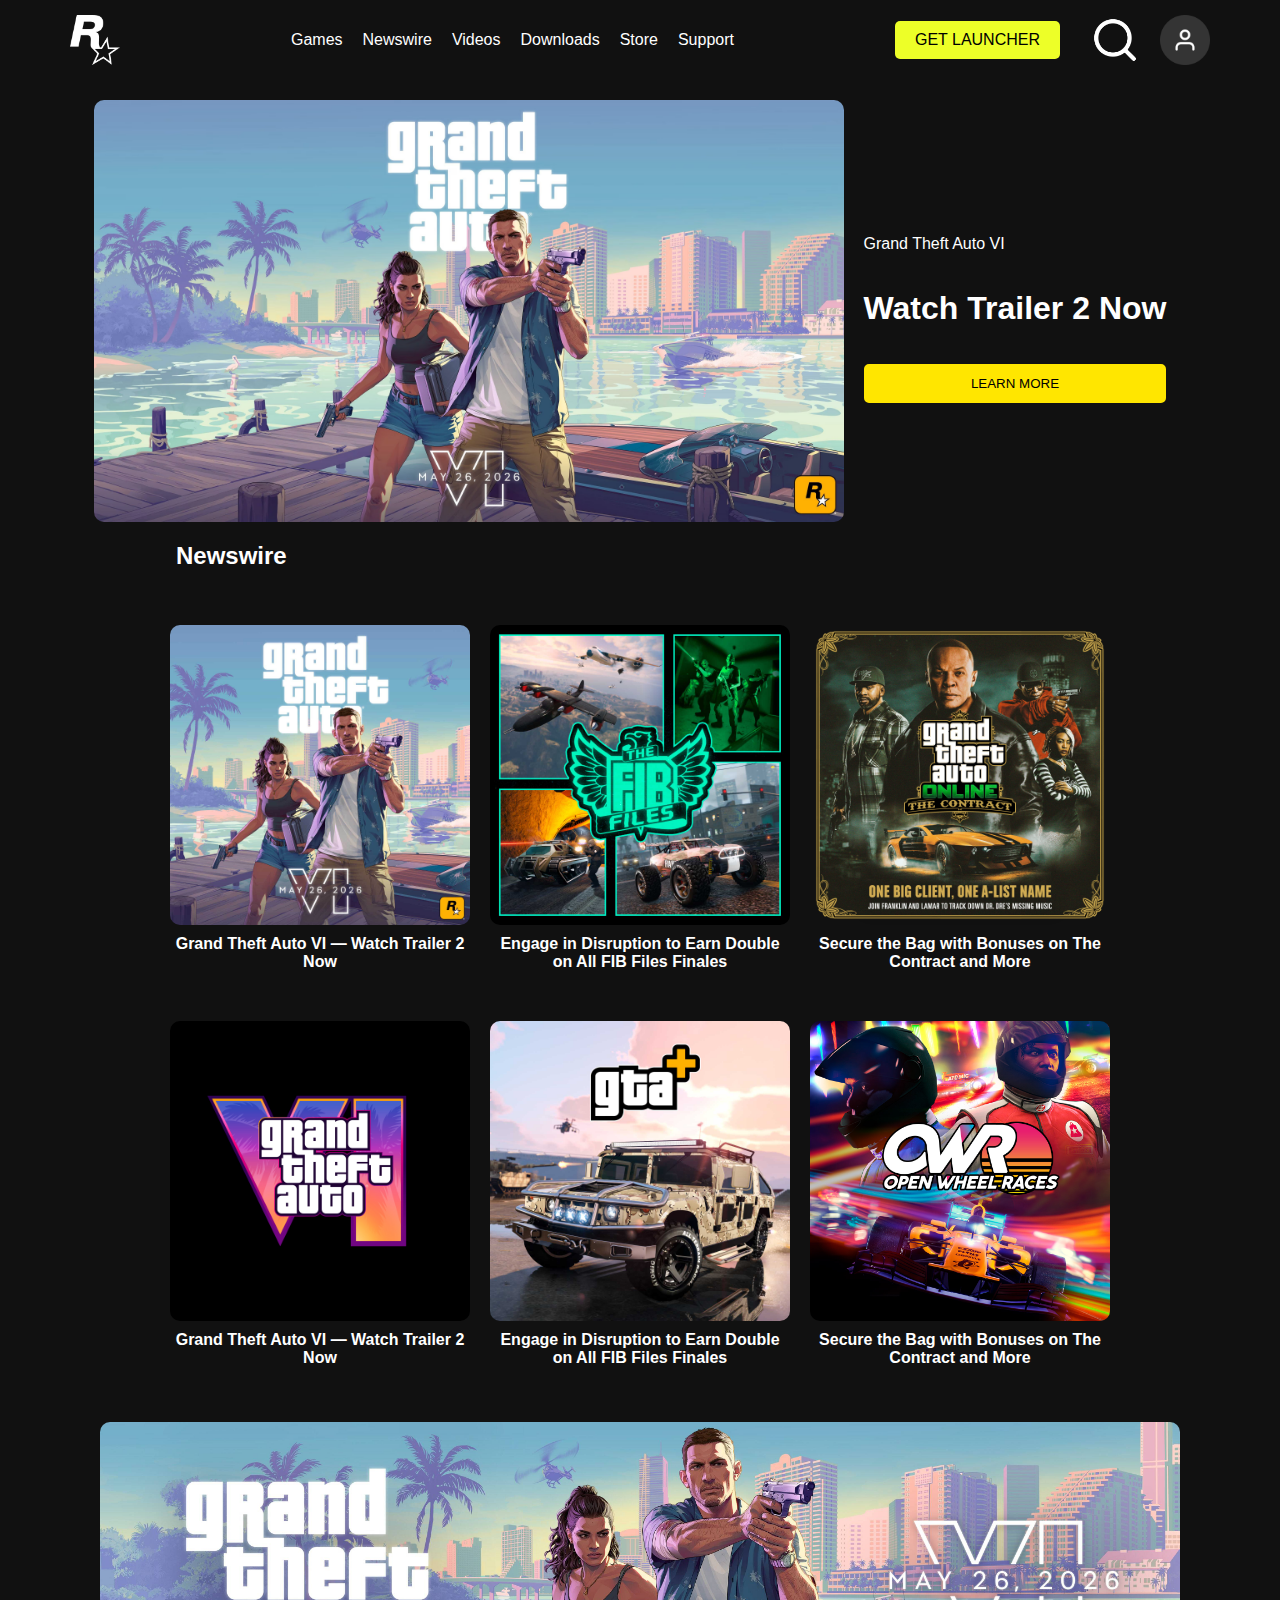
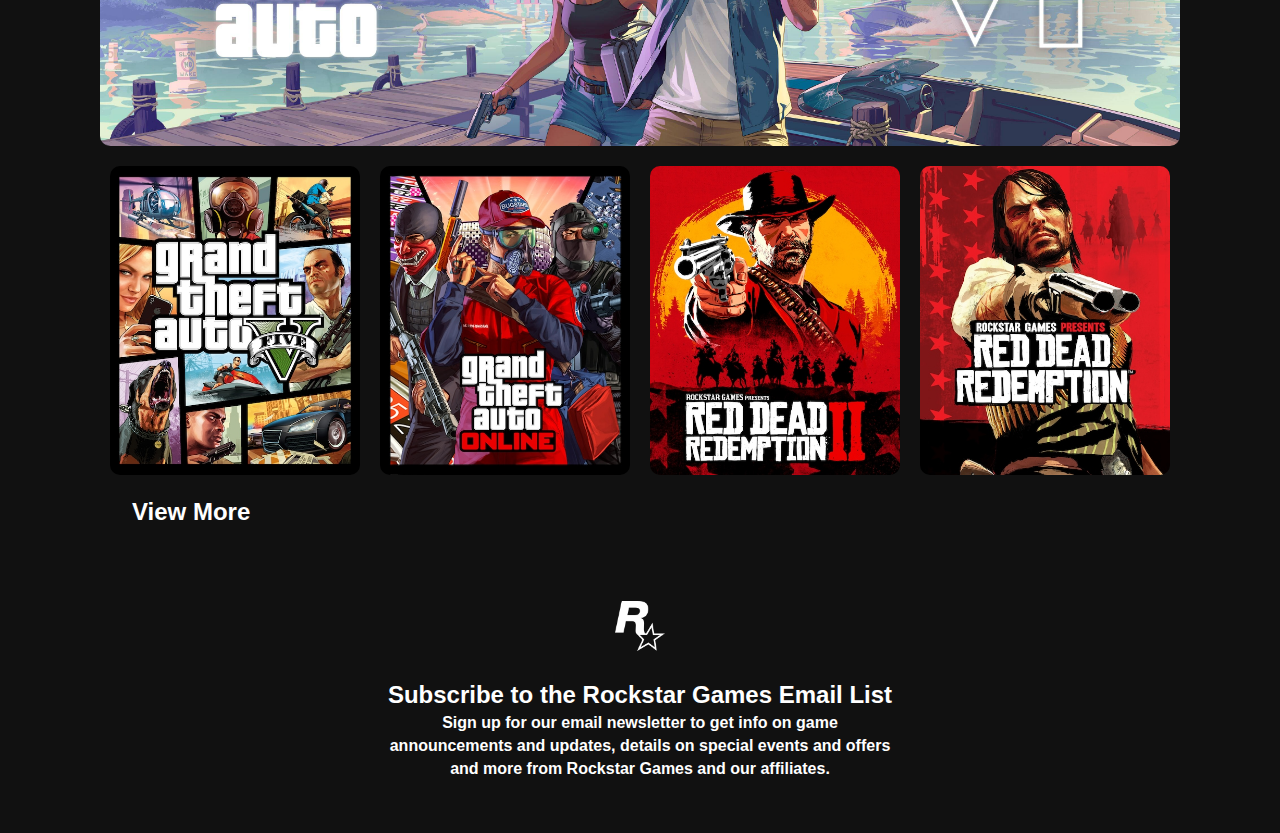
<file: index.html>
<!DOCTYPE html>
<html lang="uk">
<head>
    <meta charset="UTF-8">
    <meta name="viewport" content="width=device-width, initial-scale=1.0">
    <meta name="description" content="Офіційний сайт Rockstar Games: ігри, новини, відео, завантаження та підтримка.">
    <meta name="keywords" content="Rockstar Games, GTA, Grand Theft Auto, ігри, новини, відео, завантаження, підтримка">
    <meta name="author" content="Your Name or Rockstar Games">
    <title>Rockstar Games - Головна Сторінка</title>
    <link rel="stylesheet" href="css.css">
    </head>

<body>
    <header class="main-header">
        <nav class="glav-logo">
            <div class="logo1">
            
                    <img src="ing/c46845952588bf44125a37117d4da32c.png" alt="Rockstar Games Logo" width="50" height="50">
                
            </div>
            <div class="logo-nav">
                <div>Games</div>
                <div>Newswire</div>
                <div>Videos</div>
                <div>Downloads</div>
                <div>Store</div>
                <div>Support</div>
            </div>
            <div class="get">GET LAUNCHER</div>
            <div class="search">
                <img src="ing/902006563577748c7d58ac9c2bf5e6df.png" width="50" height="50" alt="Search">
            </div>
            <div class="user">
                <img src="ing/a29e26aa160e7be7e845708c335b3c39.png" width="50" height="50" alt="User">
            </div>
        </nav>
    
        <section class="global-banner">
            <div class="banner">
                <img src="ing/global.png" width="750" height="420" alt="GTA 6 Banner">
            </div>
            <div class="banner1">
                <p>Grand Theft Auto VI</p>
                <h1>Watch Trailer 2 Now</h1>
                <button onclick="alert('tralaleo tralala')" class="LEARN">LEARN MORE</button>
            </div>
        </section>

        <main>
            <section id="newswire" class="newswire-section">
                <h2 class="text1">Newswire</h2>
                <div class="banner2"> 
                    <article class="banner21">
                        <div class="news-item">
                            <a href="#">
                                <img src="ing/acc797c96579836fedbe314a37856a0761cdc687.jpg" alt="Grand Theft Auto VI — Watch Trailer 2 Now">
                            </a>
                            <span>Grand Theft Auto VI — Watch Trailer 2 Now</span>
                        </div>
                        <div class="news-item">
                            <a href="#">
                                <img src="ing/7a6b3cbcb2f2ab5ed8091ec9e68b168706c10163.jpg" alt="Engage in Disruption to Earn Double on All FIB Files Finales">
                            </a>
                            <span>Engage in Disruption to Earn Double on All FIB Files Finales</span>
                        </div>
                        <div class="news-item">
                            <a href="#">
                                <img src="ing/40f2207dfb5bd84467dccda681d7407e39f92cb5.png" alt="Secure the Bag with Bonuses on The Contract and More">
                            </a>
                            <span>Secure the Bag with Bonuses on The Contract and More</span>
                        </div>
                    </article>
                    <article class="banner20">
                        <div class="news-item">
                            <a href="#">
                                <img src="ing/28adaa493f961314c53c682fecb0cae7aa0f70ba.jpg" alt="Grand Theft Auto VI — Watch Trailer 2 Now">
                            </a>
                            <span>Grand Theft Auto VI — Watch Trailer 2 Now</span>
                        </div>
                        <div class="news-item">
                            <a href="#">
                                <img src="ing/175c94955e0322c2fa672a15c1a3ccbdaa268f91.jpg" alt="Engage in Disruption to Earn Double on All FIB Files Finales">
                            </a>
                            <span>Engage in Disruption to Earn Double on All FIB Files Finales</span>
                        </div>
                        <div class="news-item">
                            <a href="#">
                                <img src="ing/12484736c2f458c8f4573a1788963a6b3b9e80bc.jpg" alt="Secure the Bag with Bonuses on The Contract and More">
                            </a>
                            <span>Secure the Bag with Bonuses on The Contract and More</span>
                        </div>
                    </article>
                </div>
            </section>

            <section class="game-showcase">
                <div class="main-game-image">
                    <img src="ing/372e91ece1e13eda3ec63d6dfc06f7ce.jpg" alt="Main Game Image">
                </div>
                <div class="banner31">
                    <div class="game-thumbnails">
                        <a href="#">
                            <img src="ing/ccac790d960f612fa0746c78b8052926.jpg" width="250px" height="350px" alt="Game Thumbnail 1">
                        </a>
                        <a href="#">
                            <img src="ing/5dc0952c9e5beba577aeffe0289478bd.jpg" width="250px" height="350px" alt="Game Thumbnail 2">
                        </a>
                        <a href="#">
                            <img src="ing/082b847bcab37655faf903149f80f1e4.jpg" width="250px" height="350px" alt="Game Thumbnail 3">
                        </a>
                        <a href="#">
                            <img src="ing/5aa471f90eaff248e0fbef79400cbbf3.jpg" width="250px" height="350px" alt="Game Thumbnail 4">
                        </a>
                    </div>
                </div>
            </section>
        </main>

        <footer class="site-footer">
            <h2 class="text2">View More</h2>
            <div class="subscribe-section">
                <div class="logo21">
                    <img src="ing/c46845952588bf44125a37117d4da32c.png" width="50px" height="50px" alt="Rockstar Games Logo">
                </div>
                <div class="subscribe-text">
                    <h2>Subscribe to the Rockstar Games Email List</h2>
                    <h4>Sign up for our email newsletter to get info on game</h4>
                    <h4>announcements and updates, details on special events and offers</h4>
                    <h4>and more from Rockstar Games and our affiliates.</h4>
                </div>
            </div>
        </footer>
    </header>
</body>
</html>
</file>
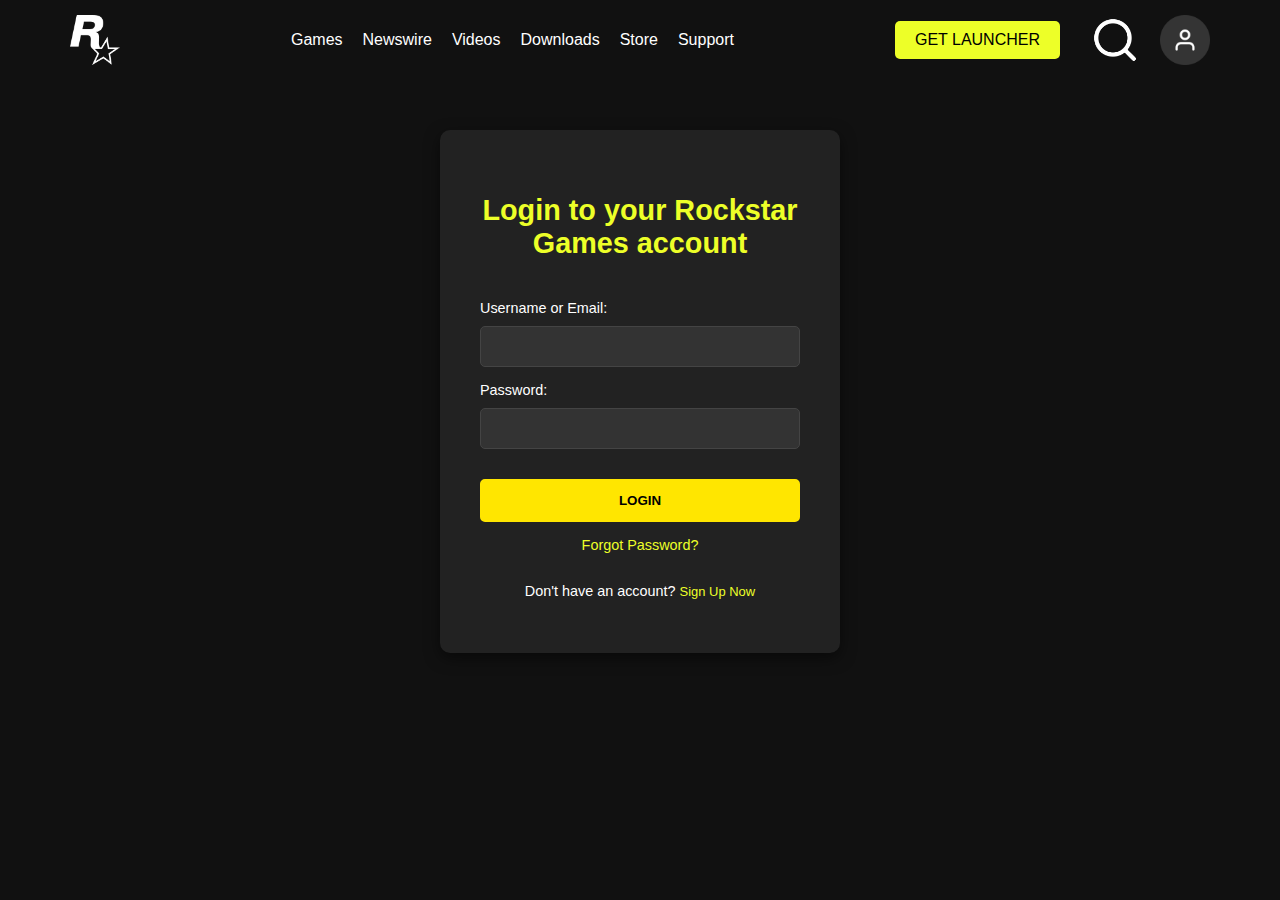
<file: login.html>
<!DOCTYPE html>
<html lang="uk">
<head>
    <meta charset="UTF-8">
    <meta name="viewport" content="width=device-width, initial-scale=1.0">
    <meta name="description" content="Сторінка авторизації для доступу до облікового запису Rockstar Games.">
    <meta name="keywords" content="Rockstar Games, авторизація, вхід, логін, обліковий запис">
    <meta name="author" content="Your Name or Rockstar Games">
    <title>Rockstar Games - Вхід</title>
    <link rel="stylesheet" href="css.css"> <link rel="stylesheet" href="login.css"> </head>
<body>
    <header class="main-header">
        <nav class="glav-logo">
            <div class="logo1">
                <img src="ing/c46845952588bf44125a37117d4da32c.png" alt="Rockstar Games Logo" width="50" height="50">
                
            </div>
            <div class="logo-nav">
                <div>Games</div>
                <div>Newswire</div>
                <div>Videos</div>
                <div>Downloads</div>
                <div>Store</div>
                <div>Support</div>
            </div>
            <div class="get">GET LAUNCHER</div>
            <div class="search">
                <img src="ing/902006563577748c7d58ac9c2bf5e6df.png" width="50" height="50" alt="Search">
            </div>
            <div class="user">
                <img src="ing/a29e26aa160e7be7e845708c335b3c39.png" width="50" height="50" alt="User">
            </div>
        </nav>
    </header>

    <main class="login-modal">
        <form class="login-form" onsubmit="return handleLogin(event)">
            <h2>Login to your Rockstar Games account</h2>
            <label for="username">Username or Email:</label>
            <input type="text" id="username" name="username" required>
            
            <label for="password">Password:</label>
            <input type="password" id="password" name="password" required>
            
            <button type="submit" class="LEARN">Login</button> <a href="#" class="forgot-password">Forgot Password?</a>
            <p class="signup-text">Don't have an account? <a href="#" class="signup-link">Sign Up Now</a></p>
        </form>
    </main>

    <script>
        function handleLogin(event) {
            event.preventDefault(); 
            alert('Login attempt!'); 
            return false; 
        }
    </script>
</body>
</html>
</file>
<file: css.css>
body {
  margin: 0;
  font-family: Arial, sans-serif;
  background-color: #111;
  color: white;
  display: flex;
  justify-content: center;
}

.main-header {
  display: flex;
  flex-direction: column;
  align-items: center;
  width: 100%;
  max-width: 1200px;
  margin: 0 auto;
}

.glav-logo {
  display: flex;
  align-items: center;
  justify-content: space-between;
  width: 100%;
  padding: 10px 20px;
  box-sizing: border-box;
  flex-wrap: wrap;
}

.logo1 img,
.search img,
.user img {
  display: block;
  padding: 5px 10px;
}

.logo-nav {
  display: flex;
  gap: 20px;
  justify-content: center;
  flex-grow: 1;
  flex-wrap: wrap;
}

.get {
  margin-left: auto;
  margin-right: 20px;
  cursor: pointer;
  background-color: #edff28;
  color: #000;
  padding: 10px 20px;
  border-radius: 5px;
}

/* Баннер */
.global-banner {
  margin-top: 20px;
  display: flex;
  justify-content: center;
  width: 100%;
  padding: 0 10px;
  box-sizing: border-box;
}

.banner img {
  max-width: 100%;
  height: auto;
  border-radius: 10px;
  display: block;
}

.banner1 {
  display: flex;
  justify-content: center;
  flex-direction: column;
  border-radius: 10px;
  padding: 10px 20px;
}

.LEARN {
  background-color: rgb(255, 230, 0);
  color: black;
  border: 2px solid rgb(255, 230, 0);
  margin-top: 15px;
  padding: 10px 20px;
  cursor: pointer;
  border-radius: 5px;
}

/* Новости */
.newswire-section {
  width: 100%;
  display: flex;
  flex-direction: column;
  align-items: center;
}

.text1,
.text2 {
  width: 88%;
  text-align: left;
  padding: 0 20px;
  box-sizing: border-box;
}

.banner2 {
  display: flex;
  flex-direction: column;
  align-items: center;
  width: 100%;
  padding: 10px 20px;
  box-sizing: border-box;
}

.banner21,
.banner20 {
  display: flex;
  justify-content: center;
  flex-wrap: wrap;
  gap: 20px;
  padding: 25px 0;
  width: 100%;
}

.news-item {
  width: 300px;
  display: flex;
  flex-direction: column;
  align-items: center;
  text-align: center;
}

.news-item img {
  width: 100%;
  height: auto;
  display: block;
  border-radius: 10px;
}

.news-item span {
  margin-top: 10px;
  font-weight: bold;
}

/* Игровая витрина */
.game-showcase {
  width: 100%;
  display: flex;
  flex-direction: column;
  align-items: center;
}

.main-game-image {
  width: 100%;
  max-width: 1100px;
  height: auto;
  padding: 20px 10px;
  box-sizing: border-box;
}

.main-game-image img {
  width: 100%;
  height: auto;
  display: block;
  border-radius: 10px;
}

.banner31 {
  width: 100%;
  display: flex;
  justify-content: center;
  padding: 0 10px;
  box-sizing: border-box;
}

.banner31 > div {
  display: flex;
  gap: 20px;
  flex-wrap: wrap;
  justify-content: center;
}

.banner31 img {
  border-radius: 10px;
  max-width: 100%;
  height: auto;
}

.site-footer {
  width: 100%;
  display: flex;
  flex-direction: column;
  align-items: center;
  padding-bottom: 50px;
}

.subscribe-section {
  display: flex;
  flex-direction: column;
  align-items: center;
  text-align: center;
  margin-top: 30px;
}

.logo21 {
  display: flex;
  justify-content: center;
  flex-direction: row;
  border-radius: 10px;
  padding: 25px;
  flex-wrap: wrap;
}

.subscribe-text h2,
.subscribe-text h4 {
  margin: 5px 0;
}

/* 🔥 Медиазапросы для адаптивности */
@media (max-width: 1024px) {
  .main-game-image {
    height: auto;
  }
}

@media (max-width: 768px) {
  .glav-logo {
    flex-direction: column;
    align-items: flex-start;
  }

  .logo-nav {
    justify-content: flex-start;
    gap: 10px;
  }

  .get {
    margin: 10px 0;
  }

  .banner1 {
    padding: 10px;
  }

  .text1,
  .text2 {
    padding: 0 10px;
  }

  .news-item {
    width: 90%;
  }

  .logo21 {
    flex-direction: column;
    align-items: center;
  }
}

@media (max-width: 480px) {
  .glav-logo {
    align-items: center;
  }

  .get {
    width: 100%;
    text-align: center;
  }

  .banner1,
  .banner2,
  .banner21,
  .banner20 {
    padding: 10px;
  }

  .text1,
  .text2 {
    width: 100%;
  }
}
</file>
<file: login.css>
body {
    margin: 0;
    font-family: Arial, sans-serif;
    background-color: #111; /* Consistent with main body background */
    color: white;
    display: flex;
    flex-direction: column; /* Allows header and main content to stack */
    align-items: center; /* Centers content horizontally */
}

/* This allows the main-header to be consistent across pages */
.main-header {
    display: flex;
    flex-direction: column;
    align-items: center;
    width: 100%;
    max-width: 1200px; /* Consistent max-width */
    margin: 0 auto;
}

/* Navigation styles are inherited from css.css when linked */

.login-modal {
    /* Positioning and Display */
    display: flex;
    justify-content: center;
    align-items: flex-start; /* Align to the top of the flex container */
    flex-grow: 1; /* Allow it to take available vertical space */
    width: 100%; /* Take full width of parent */
    
    /* Box Model */
    padding: 50px 0; /* Add padding for spacing */
    
    /* Visuals */
    /* background-color: #111; Already set on body, no need to repeat */
}

.login-form {
    /* Display and Flexbox */
    display: flex;
    flex-direction: column;
    gap: 15px; /* Increased gap for better spacing */
    
    /* Box Model */
    width: 100%; /* Take full width of its container */
    max-width: 400px; /* Limit max width for better readability */
    padding: 40px; /* Increased padding */
    box-sizing: border-box; /* Include padding in width */
    
    /* Visuals */
    background-color: #222; /* Slightly darker background for the form */
    border-radius: 10px;
    color: white;
    box-shadow: 0 5px 15px rgba(0, 0, 0, 0.5); /* Subtle shadow for depth */
}

.login-form h2 {
    /* Text */
    text-align: center;
    font-size: 1.8em; /* Larger heading */
    margin-bottom: 25px; /* More space below heading */
    color: #edff28; /* Highlight color from your main page */
}

.login-form label {
    font-size: 0.9em;
    margin-bottom: -5px; /* Pull label closer to input */
}

.login-form input {
    /* Box Model */
    padding: 12px; /* Increased padding for input fields */
    border: 1px solid #444; /* Subtle border */
    border-radius: 5px;
    background-color: #333; /* Darker input background */
    color: white;
}

.login-form input:focus {
    outline: none;
    border-color: #edff28; /* Highlight on focus */
}

/* Reusing the LEARN button style from your main CSS for consistency */
.login-form .LEARN { 
    background-color: rgb(255, 230, 0); 
    color: black; 
    border: 2px solid rgb(255, 230, 0);
    padding: 12px 20px; /* Consistent padding */
    margin-top: 15px; /* Space above button */
    cursor: pointer;
    font-weight: bold;
    text-transform: uppercase;
    transition: background-color 0.3s ease; /* Smooth transition */
}

.login-form .LEARN:hover {
    background-color: rgb(220, 200, 0); /* Slightly darker yellow on hover */
}

.forgot-password, .signup-link {
    color: #edff28; /* Consistent link color */
    text-decoration: none;
    text-align: center;
    font-size: 0.9em;
    transition: color 0.3s ease;
}

.forgot-password:hover, .signup-link:hover {
    color: #fff; /* White on hover */
    text-decoration: underline;
}

.signup-text {
    text-align: center;
    margin-top: 15px;
    font-size: 0.9em;
}
</file>
